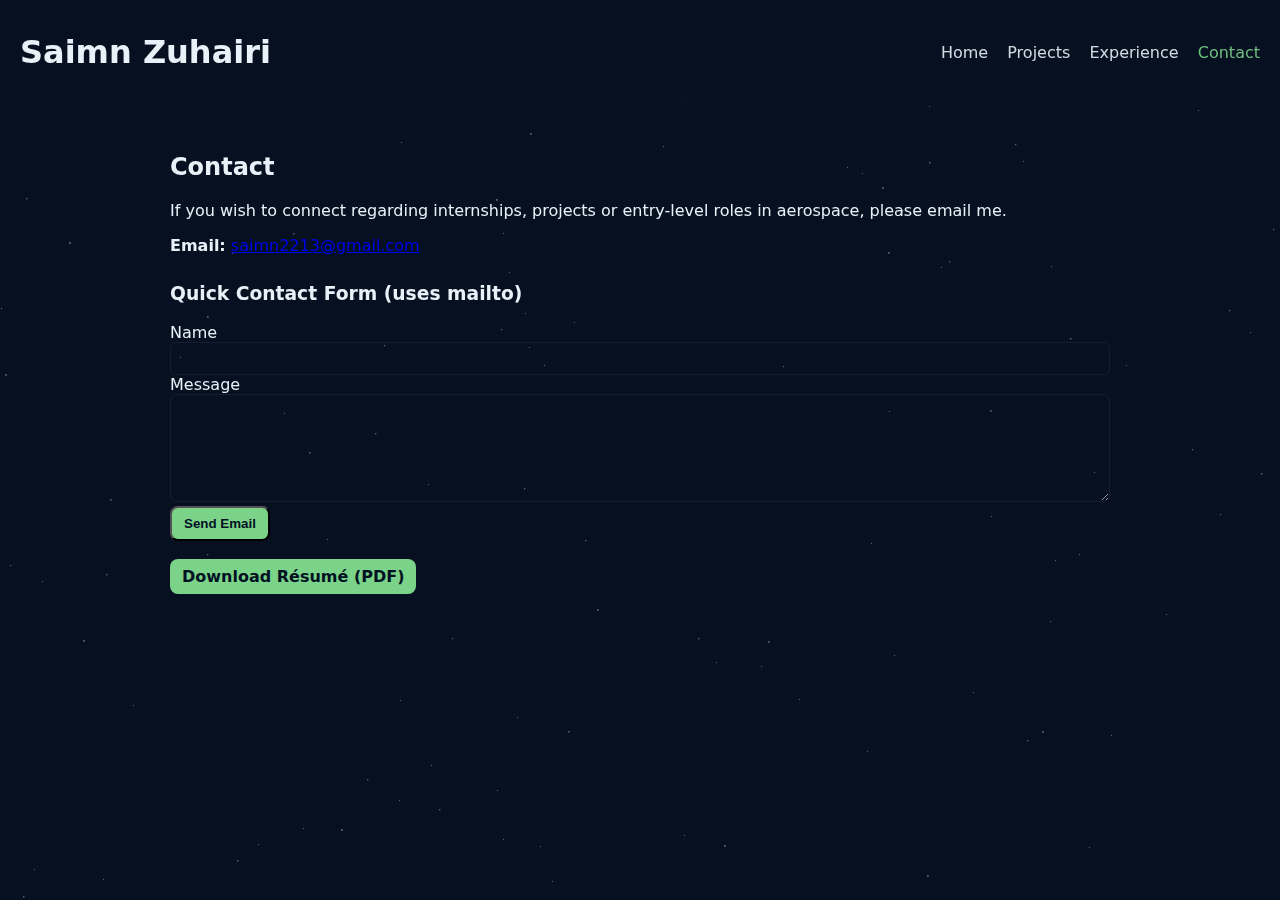
<file: Contact.html>
<!DOCTYPE html>
<html lang="en">
<head>
<meta charset="utf-8" />
<meta name="viewport" content="width=device-width, initial-scale=1" />
<title>Contact — Saimn Zuhairi</title>
<link rel="stylesheet" href="./style.css?v=1">
</head>
<body>
<canvas id="starfield"></canvas>
<header class="navbar">
<h1 class="logo">Saimn Zuhairi</h1>
<nav>
<a href="index.html">Home</a>
<a href="projects.html">Projects</a>
<a href="experience.html">Experience</a>
<a href="contact.html" class="active">Contact</a>
</nav>
</header>


<main class="section contact-section">
<h2>Contact</h2>
<p>If you wish to connect regarding internships, projects or entry-level roles in aerospace, please email me.</p>


<p><strong>Email:</strong> <a href="mailto:saimn2213@gmail.com">saimn2213@gmail.com</a></p>


<h3 style="margin-top:28px;">Quick Contact Form (uses mailto)</h3>
<form action="mailto:saimn2213@gmail.com" method="GET" enctype="text/plain">
<label for="name">Name</label><br>
<input id="name" name="name" required><br>
<label for="message">Message</label><br>
<textarea id="message" name="message" rows="6" required></textarea><br>
<button type="submit" class="btn">Send Email</button>
</form>


<a href="resume.pdf" download class="btn" style="display:inline-block;margin-top:18px;">Download Résumé (PDF)</a>
</main>


<script src="script.js"></script>
</body>
</html>
</file>
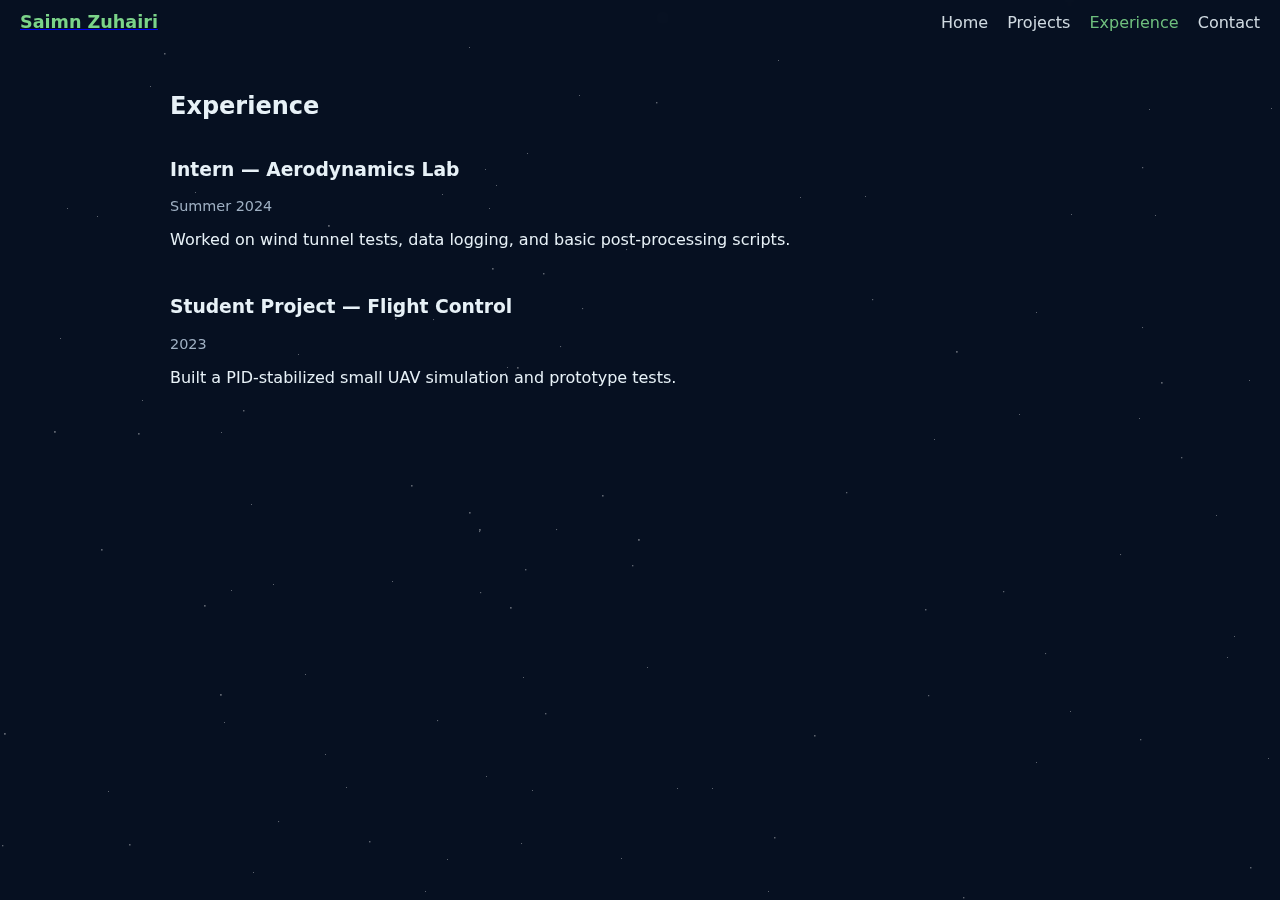
<file: experience.html>
<!DOCTYPE html>
<html lang="en">
<head>
<meta charset="utf-8" />
<meta name="viewport" content="width=device-width, initial-scale=1" />
<title>Experience — Saimn Zuhairi</title>
<link rel="stylesheet" href="./style.css?v=2">
</head>
<body>
<canvas id="starfield" aria-hidden="true"></canvas>
<header class="navbar">
  <a class="logo" href="index.html" aria-label="Home">
    <h1>Saimn Zuhairi</h1>
  </a>
  <nav>
    <a href="index.html">Home</a>
    <a href="projects.html">Projects</a>
    <a href="experience.html" class="active">Experience</a>
    <a href="contact.html">Contact</a>
  </nav>
</header>

<main class="section">
  <h2>Experience</h2>
  <section class="timeline">
    <article class="timeline-item">
      <h3>Intern — Aerodynamics Lab</h3>
      <p class="meta">Summer 2024</p>
      <p>Worked on wind tunnel tests, data logging, and basic post-processing scripts.</p>
    </article>

    <article class="timeline-item">
      <h3>Student Project — Flight Control</h3>
      <p class="meta">2023</p>
      <p>Built a PID-stabilized small UAV simulation and prototype tests.</p>
    </article>
  </section>
</main>

<script src="./script.js" defer></script>
</body>
</html>
</file>
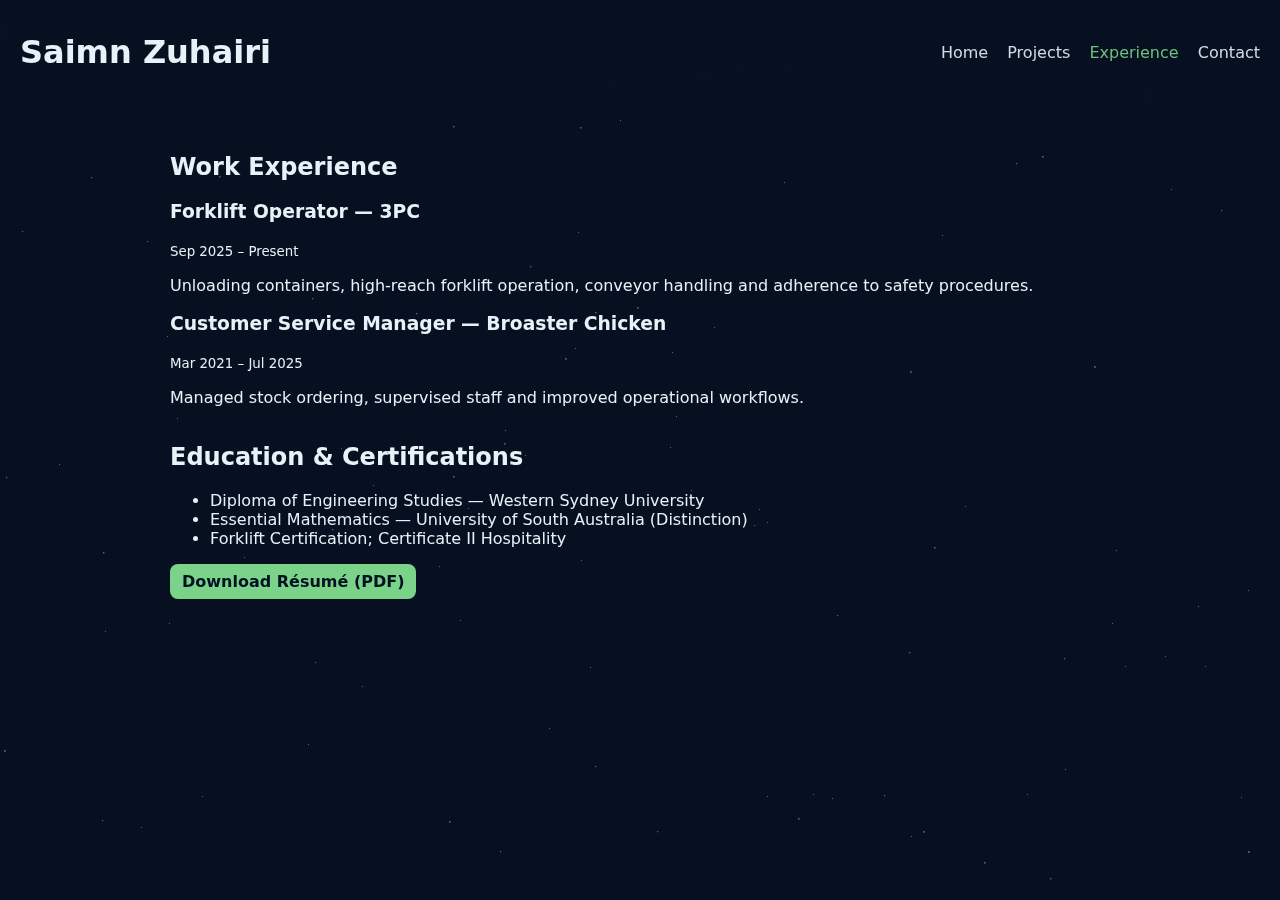
<file: Experience.html>
<!DOCTYPE html>
<html lang="en">
<head>
<meta charset="utf-8" />
<meta name="viewport" content="width=device-width, initial-scale=1" />
<title>Experience — Saimn Zuhairi</title>
<link rel="stylesheet" href="style.css">
</head>
<body>
<canvas id="starfield"></canvas>
<header class="navbar">
<h1 class="logo">Saimn Zuhairi</h1>
<nav>
<a href="index.html">Home</a>
<a href="projects.html">Projects</a>
<a href="experience.html" class="active">Experience</a>
<a href="contact.html">Contact</a>
</nav>
</header>


<main class="section">
<h2>Work Experience</h2>


<div class="card">
<h3>Forklift Operator — 3PC</h3>
<small>Sep 2025 – Present</small>
<p>Unloading containers, high-reach forklift operation, conveyor handling and adherence to safety procedures.</p>
</div>


<div class="card">
<h3>Customer Service Manager — Broaster Chicken</h3>
<small>Mar 2021 – Jul 2025</small>
<p>Managed stock ordering, supervised staff and improved operational workflows.</p>
</div>


<h2 style="margin-top:36px;">Education & Certifications</h2>
<ul>
<li>Diploma of Engineering Studies — Western Sydney University</li>
<li>Essential Mathematics — University of South Australia (Distinction)</li>
<li>Forklift Certification; Certificate II Hospitality</li>
</ul>


<a href="resume.pdf" download class="btn">Download Résumé (PDF)</a>
</main>


<script src="script.js"></script>
</body>
</html>
</file>
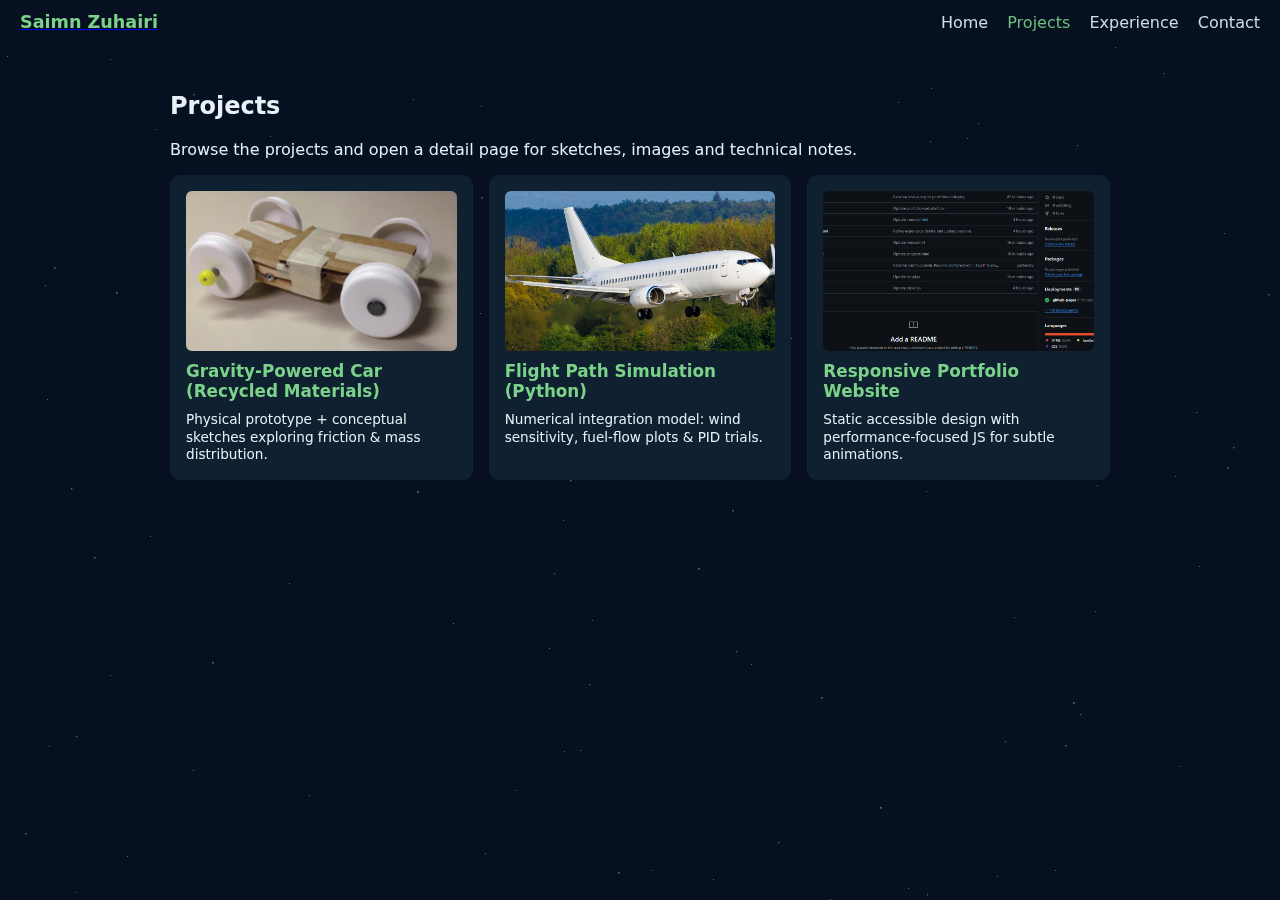
<file: projects.html>
<!DOCTYPE html>
<html lang="en">
<head>
  <meta charset="utf-8" />
  <meta name="viewport" content="width=device-width,initial-scale=1" />
  <title>Projects — Saimn Zuhairi</title>
  <link rel="stylesheet" href="./style.css?v=15">
  <style>
    .project-grid{display:grid;grid-template-columns:repeat(auto-fit,minmax(260px,1fr));gap:16px;margin-top:16px}
    a.project-card{display:flex;flex-direction:column;gap:10px;background:var(--card);padding:16px;border-radius:10px;
      text-decoration:none;color:var(--text);min-height:260px;transition:background .2s}
    a.project-card:hover{background:rgba(255,255,255,0.06)}
    a.project-card img{width:100%;height:160px;object-fit:cover;border-radius:6px;background:#071420}
    a.project-card h3{margin:0;font-size:1.05rem;color:var(--accent)}
    a.project-card p{margin:0;font-size:.85rem;line-height:1.3}
  </style>
</head>
<body class="page-enter theme-projects">
  <canvas id="starfield" aria-hidden="true"></canvas>
  <header class="navbar">
    <a class="logo" href="index.html" aria-label="Home"><h1>Saimn Zuhairi</h1></a>
    <nav>
      <a href="index.html">Home</a>
      <a href="projects.html" class="active">Projects</a>
      <a href="experience.html">Experience</a>
      <a href="contact.html">Contact</a>
    </nav>
  </header>

  <main class="section">
    <h2>Projects</h2>
    <p>Browse the projects and open a detail page for sketches, images and technical notes.</p>

    <div class="project-grid">
      <a class="project-card" href="projects/gravity-powered-car.html" data-project="gravity">
        <img src="images/gravity-prototype.jpg" alt="Gravity car wooden prototype" width="768" height="768" loading="lazy"
             onerror="this.onerror=null; this.src='images/sketch1.jpg';">
        <h3>Gravity-Powered Car (Recycled Materials)</h3>
        <p>Physical prototype + conceptual sketches exploring friction & mass distribution.</p>
      </a>

      <a class="project-card" href="projects/flight-path-simulation.html" data-project="flight">
        <img src="images/aircraft.jpg" alt="Aircraft representing simulation" width="317" height="159" loading="lazy"
             onerror="this.onerror=null; this.src='images/fuelplot.png';">
        <h3>Flight Path Simulation (Python)</h3>
        <p>Numerical integration model: wind sensitivity, fuel-flow plots & PID trials.</p>
      </a>

      <a class="project-card" href="projects/portfolio-website.html" data-project="portfolio">
        <img src="images/portfolio-code.png?v=3" alt="Portfolio website code screenshot" width="1500" height="900" loading="lazy"
             onerror="this.onerror=null; this.src='images/repo-dashboard.png';">
        <h3>Responsive Portfolio Website</h3>
        <p>Static accessible design with performance-focused JS for subtle animations.</p>
      </a>
    </div>
  </main>

  <script src="./script.js" defer></script>
</body>
</html>
</file>
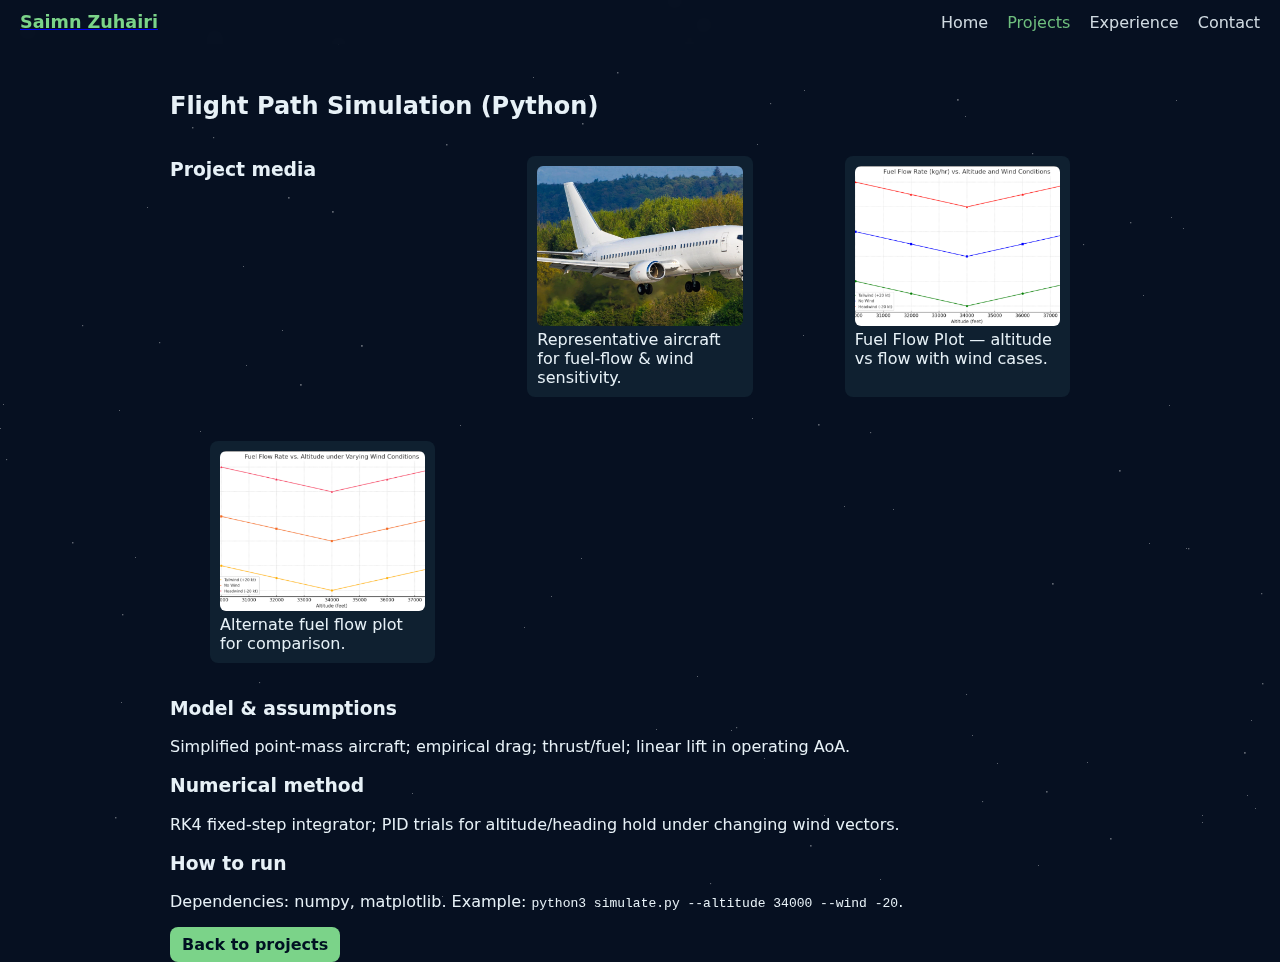
<file: projects/flight-path-simulation.html>
<!DOCTYPE html>
<html lang="en">
<head>
  <meta charset="utf-8">
  <meta name="viewport" content="width=device-width, initial-scale=1">
  <title>Flight Path Simulation — Saimn Zuhairi</title>
  <link rel="stylesheet" href="../style.css?v=17">
</head>
<body class="page-enter theme-projects">
  <canvas id="starfield" aria-hidden="true"></canvas>

  <header class="navbar">
    <a class="logo" href="../index.html" aria-label="Home"><h1>Saimn Zuhairi</h1></a>
    <nav>
      <a href="../index.html">Home</a>
      <a href="../projects.html" class="active">Projects</a>
      <a href="../experience.html">Experience</a>
      <a href="../contact.html">Contact</a>
    </nav>
  </header>

  <main class="section">
    <h2>Flight Path Simulation (Python)</h2>

    <section class="project-media">
      <h3 class="visually-hidden">Project media</h3>
      <figure>
        <img src="../images/aircraft.jpg"
             alt="Representative aircraft for simulation"
             width="317" height="159" loading="lazy" decoding="async"
             data-caption="Representative aircraft for fuel‑flow & wind sensitivity."
             onerror="this.onerror=null; this.src='../images/project2.svg';">
        <figcaption>Representative aircraft for fuel‑flow & wind sensitivity.</figcaption>
      </figure>
      <figure>
        <img src="../images/fuelplot.png" alt="Fuel flow plot"
             width="940" height="559" loading="lazy" decoding="async"
             data-caption="Fuel Flow Plot — altitude vs flow with wind cases.">
        <figcaption>Fuel Flow Plot — altitude vs flow with wind cases.</figcaption>
      </figure>
      <figure>
        <img src="../images/fuelplot2.png" alt="Alternate fuel flow plot"
             width="940" height="562" loading="lazy" decoding="async"
             data-caption="Alternate fuel flow plot for comparison.">
        <figcaption>Alternate fuel flow plot for comparison.</figcaption>
      </figure>
    </section>

    <section class="project-explanation">
      <h3>Model & assumptions</h3>
      <p>Simplified point‑mass aircraft; empirical drag; thrust/fuel; linear lift in operating AoA.</p>
      <h3>Numerical method</h3>
      <p>RK4 fixed‑step integrator; PID trials for altitude/heading hold under changing wind vectors.</p>
      <h3>How to run</h3>
      <p>Dependencies: numpy, matplotlib. Example: <code>python3 simulate.py --altitude 34000 --wind -20</code>.</p>
    </section>

    <a class="btn" href="../projects.html">Back to projects</a>
  </main>

  <div id="lightbox" class="lightbox" aria-hidden="true">
    <figure class="lb-figure" role="group" aria-label="Image viewer">
      <img id="lbImg" alt="" width="1200" height="800">
      <figcaption id="lbCaption"></figcaption>
    </figure>
    <button id="lbClose" class="lb-close" aria-label="Close">✕</button>
  </div>

  <script src="../script.js" defer></script>
</body>
</html>
</file>
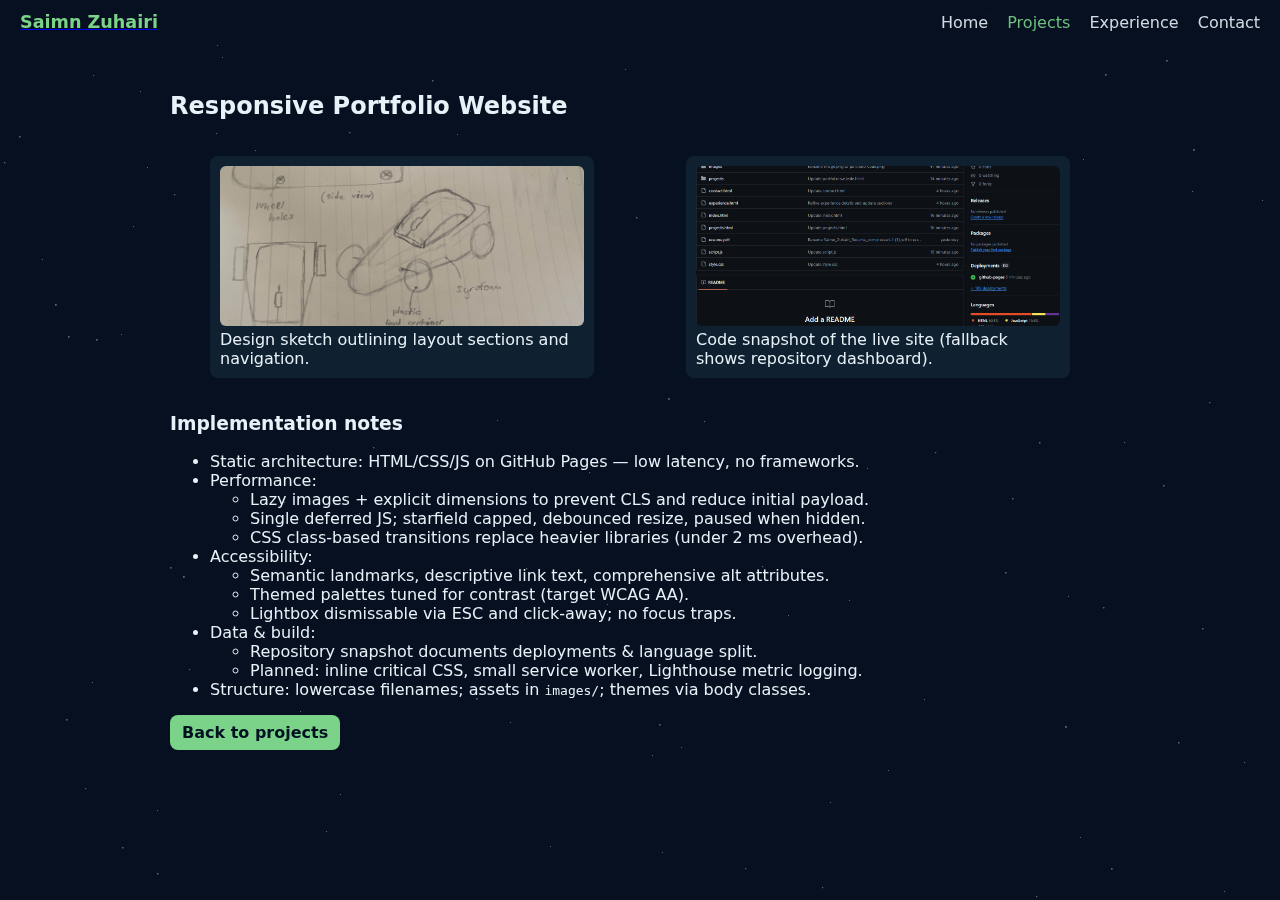
<file: projects/portfolio-website.html>
<!DOCTYPE html>
<html lang="en">
<head>
  <meta charset="utf-8" />
  <meta name="viewport" content="width=device-width, initial-scale=1" />
  <title>Portfolio Website — Saimn Zuhairi</title>
  <link rel="stylesheet" href="../style.css?v=12">
  <style>
    .dual-thumb{display:grid;grid-template-columns:1fr 1fr;gap:10px;width:100%}
    .dual-thumb img{width:100%;height:160px;object-fit:cover;border-radius:6px;background:#0d2233}
    @media (max-width:640px){ .dual-thumb{grid-template-columns:1fr} .dual-thumb img{height:130px} }
  </style>
</head>
<body class="page-enter theme-projects">
  <canvas id="starfield" aria-hidden="true"></canvas>

  <header class="navbar">
    <a class="logo" href="../index.html" aria-label="Home"><h1>Saimn Zuhairi</h1></a>
    <nav>
      <a href="../index.html">Home</a>
      <a href="../projects.html" class="active">Projects</a>
      <a href="../experience.html">Experience</a>
      <a href="../contact.html">Contact</a>
    </nav>
  </header>

  <main class="section">
    <h2>Responsive Portfolio Website</h2>

    <section class="project-media">
      <figure>
        <img src="../images/sketch3.jpg" alt="Portfolio design sketch"
             width="1200" height="800" loading="lazy" decoding="async"
             data-caption="Design sketch outlining layout sections and navigation.">
        <figcaption>Design sketch outlining layout sections and navigation.</figcaption>
      </figure>

      <figure>
        <img src="../images/portfolio-code.png" alt="Code screenshot of the portfolio site"
             width="1500" height="900" loading="lazy" decoding="async"
             data-caption="Code snapshot (HTML/CSS/JS) for this site."
             onerror="this.onerror=null; this.src='../images/repo-dashboard.png'; this.alt='Repository dashboard showing deployments & language stats'; this.dataset.caption='Repository dashboard (deployments & language split).';">
        <figcaption>Code snapshot of the live site (fallback shows repository dashboard).</figcaption>
      </figure>
    </section>

    <section class="project-explanation">
      <h3>Implementation notes</h3>
      <ul>
        <li>Static architecture: HTML/CSS/JS on GitHub Pages — low latency, no frameworks.</li>
        <li>Performance:
          <ul>
            <li>Lazy images + explicit dimensions to prevent CLS and reduce initial payload.</li>
            <li>Single deferred JS; starfield capped, debounced resize, paused when hidden.</li>
            <li>CSS class-based transitions replace heavier libraries (under 2 ms overhead).</li>
          </ul>
        </li>
        <li>Accessibility:
          <ul>
            <li>Semantic landmarks, descriptive link text, comprehensive alt attributes.</li>
            <li>Themed palettes tuned for contrast (target WCAG AA).</li>
            <li>Lightbox dismissable via ESC and click-away; no focus traps.</li>
          </ul>
        </li>
        <li>Data & build:
          <ul>
            <li>Repository snapshot documents deployments & language split.</li>
            <li>Planned: inline critical CSS, small service worker, Lighthouse metric logging.</li>
          </ul>
        </li>
        <li>Structure: lowercase filenames; assets in <code>images/</code>; themes via body classes.</li>
      </ul>
    </section>

    <a class="btn" href="../projects.html">Back to projects</a>
  </main>

  <div id="lightbox" class="lightbox" aria-hidden="true">
    <button id="lbClose" class="lb-close" aria-label="Close">✕</button>
    <img id="lbImg" src="" alt="" width="1200" height="800">
    <figcaption id="lbCaption"></figcaption>
  </div>

  <script src="../script.js" defer></script>
</body>
</html>
</file>
<file: style.css>
/* Basic responsive layout and styles */
:root{
  --bg:#061021;
  --card:#0f2030;
  --muted:#9fb0c3;
  --accent:#7bd389;
  --text:#e7f1f7;
}

*{box-sizing:border-box}
html,body{height:100%;margin:0;background:var(--bg);color:var(--text);font-family:Inter, system-ui, -apple-system, 'Segoe UI', Roboto, 'Helvetica Neue', Arial}

canvas#starfield{position:fixed;inset:0;z-index:0;opacity:0.35;pointer-events:none}

.navbar{position:sticky;top:0;backdrop-filter:blur(6px);display:flex;align-items:center;justify-content:space-between;padding:12px 20px;gap:12px;z-index:20}
.navbar .logo h1{margin:0;font-size:1.1rem;color:var(--accent)}
.navbar nav a{color:var(--text);text-decoration:none;margin-left:14px;opacity:0.9}
.navbar nav a.active{color:var(--accent)}

/* Section enter/exit animations (robust selectors)
   - .page-enter is present on initial load in HTML to keep content hidden until JS flips it.
   - .page-enter-active is toggled by JS to trigger the final fade-in.
   - .page-exit is added by JS when navigating away to run exit animation.
*/
.page-enter .section{ opacity:0; transform:translateY(8px); transition: transform .35s ease, opacity .35s ease; }
.page-enter-active .section{ opacity:1; transform:none; }
.page-exit .section{ opacity:0; transform:translateY(-8px); transition: transform .28s ease, opacity .28s ease; }

.section{position:relative;z-index:5;max-width:980px;margin:48px auto;padding:0 20px}

/* thumbnail grid on homepage */
.sketch-thumbs{display:grid;grid-template-columns:repeat(auto-fit,minmax(160px,1fr));gap:12px;margin-top:16px}
.thumb-link{display:flex;flex-direction:column;gap:8px;text-decoration:none;color:var(--text);align-items:center;background:var(--card);padding:8px;border-radius:8px}
.thumb-link img{width:100%;height:120px;object-fit:cover;border-radius:6px;display:block}
.thumb-link span{font-size:0.9rem;color:var(--muted)}

/* gallery and card styles */
.about-section{display:flex;gap:20px;align-items:center;background:linear-gradient(180deg, rgba(255,255,255,0.02), rgba(255,255,255,0.01));padding:18px;border-radius:10px}
.profile-img{width:110px;height:110px;border-radius:50%;background:#091426;flex:0 0 110px;object-fit:cover}
.about-text h2{margin:0 0 8px 0}
.sketch-gallery{display:grid;grid-template-columns:repeat(auto-fit,minmax(220px,1fr));gap:12px;margin-top:16px}
.sketch-gallery figure{background:var(--card);padding:10px;border-radius:10px;display:flex;flex-direction:column;gap:8px;align-items:center}
.sketch-gallery img{width:100%;height:auto;border-radius:6px}

.project-grid{display:grid;grid-template-columns:repeat(auto-fit,minmax(260px,1fr));gap:16px;margin-top:16px}
.project-card{background:var(--card);padding:16px;border-radius:10px;display:flex;flex-direction:column;gap:10px;align-items:start;min-height:260px}
.project-card img{width:100%;height:120px;object-fit:cover;border-radius:6px;background:#071420}
.btn{background:var(--accent);color:#012;display:inline-block;padding:8px 12px;border-radius:8px;text-decoration:none;font-weight:600}
.btn.small{padding:6px 8px;font-size:0.9rem}
.contact-section input, .contact-section textarea{width:100%;padding:8px;border-radius:6px;border:1px solid rgba(255,255,255,0.06);background:transparent;color:var(--text)}
.repo-grid{display:grid;grid-template-columns:repeat(auto-fit,minmax(220px,1fr));gap:12px;margin-top:12px}
.repo-grid div{background:var(--card);padding:12px;border-radius:8px}
.timeline{display:flex;flex-direction:column;gap:12px}
.meta{color:var(--muted);font-size:0.9rem;margin-top:4px}

/* project gallery on detail pages */
.project-media{display:grid;grid-template-columns:repeat(auto-fit,minmax(240px,1fr));gap:12px;margin-bottom:12px}
.project-media figure{background:var(--card);padding:10px;border-radius:8px}
.project-media img{width:100%;height:160px;object-fit:cover;border-radius:6px;cursor:pointer}

/* lightbox */
.lightbox{position:fixed;inset:0;display:flex;flex-direction:column;align-items:center;justify-content:center;background:rgba(0,0,0,0.8);z-index:60;padding:20px;opacity:0;pointer-events:none;transition:opacity .25s ease}
.lightbox[aria-hidden="false"]{opacity:1;pointer-events:auto}
.lb-close{position:absolute;right:18px;top:18px;background:transparent;color:#fff;border:0;font-size:22px;cursor:pointer}
#lbImg{max-width:90%;max-height:80%;border-radius:6px}
#lbCaption{color:var(--muted);margin-top:10px}

/* responsive */
@media (max-width:640px){
  .about-section{flex-direction:column;align-items:flex-start}
  .profile-img{width:88px;height:88px}
  .project-media img{height:120px}
}
</file>
